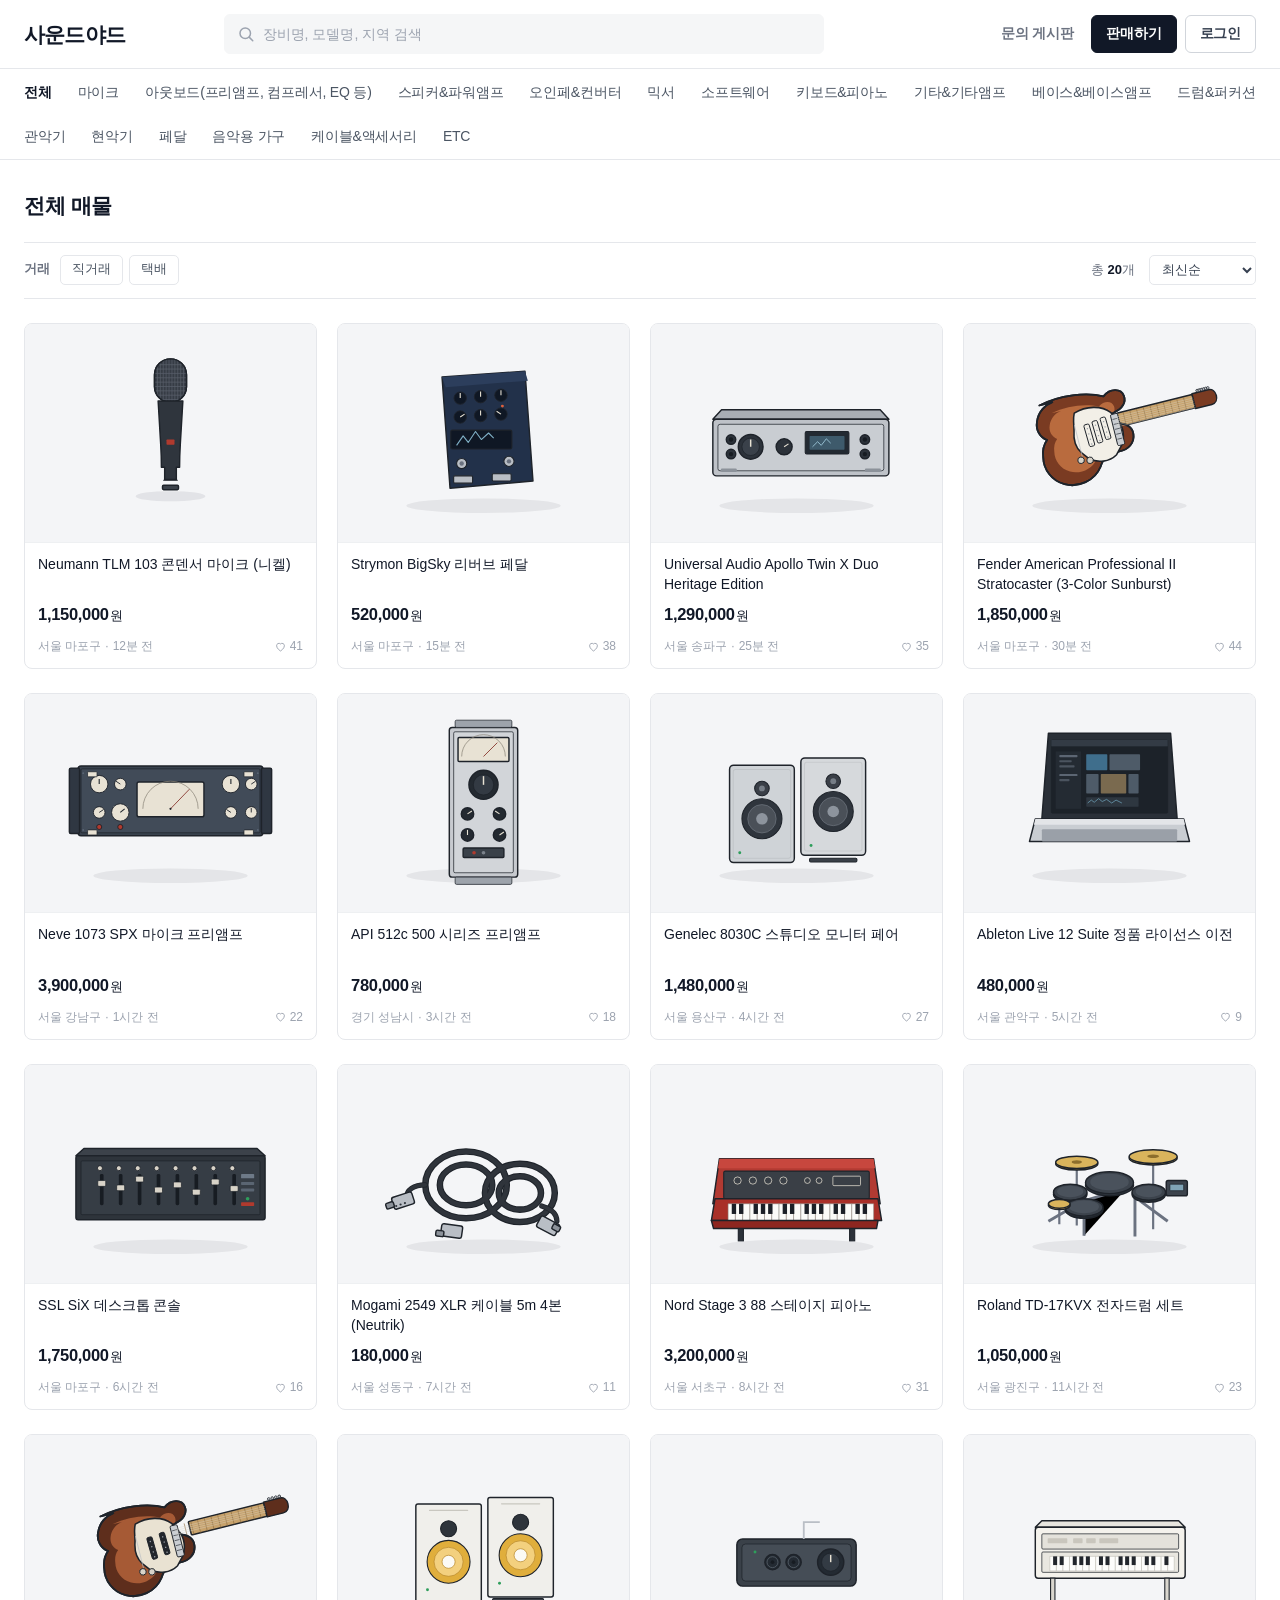
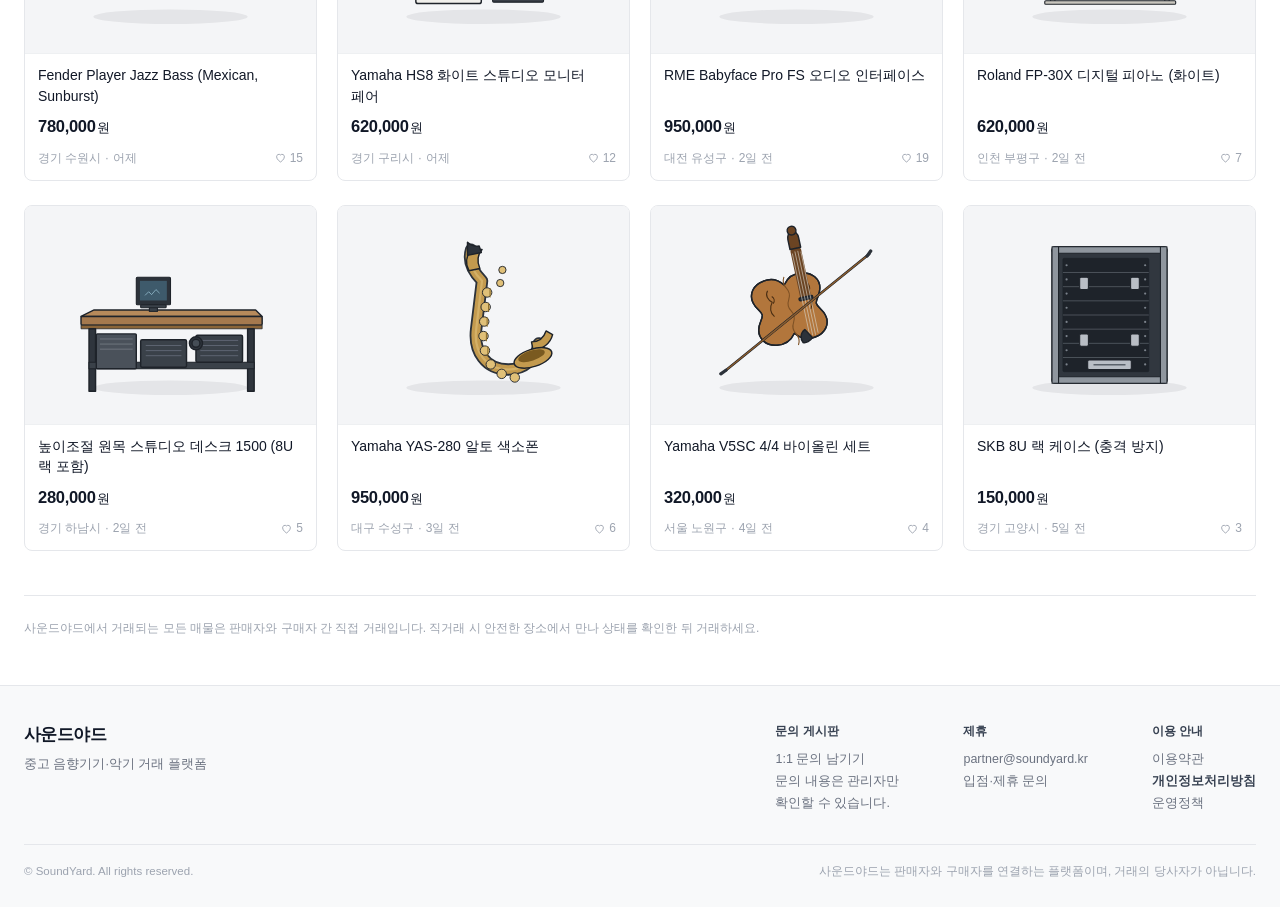
<file: index.html>
<!DOCTYPE html>
<html lang="ko">
<head>
<meta charset="utf-8">
<meta name="viewport" content="width=device-width, initial-scale=1">
<title>사운드야드 - 중고 음향기기·악기 거래</title>
<meta name="description" content="마이크, 아웃보드, 스피커, 오디오 인터페이스부터 기타, 드럼, 관현악기까지. 사운드야드에서 중고 음향기기와 악기를 거래하세요.">
<link rel="icon" href="assets/mic-tlm103.svg" type="image/svg+xml">
<link rel="stylesheet" href="styles.css?v=20261119-10">
</head>
<body>

<header class="site-header">
  <div class="header-inner">
    <a class="logo" href="./" aria-label="사운드야드 홈">사운드야드</a>

    <form class="search" id="search-form" role="search">
      <svg class="search-icon" width="18" height="18" viewBox="0 0 24 24" fill="none" aria-hidden="true">
        <circle cx="11" cy="11" r="7" stroke="#9CA3AF" stroke-width="2"/>
        <path d="M16.5 16.5L21 21" stroke="#9CA3AF" stroke-width="2" stroke-linecap="round"/>
      </svg>
      <input type="search" id="search-input" placeholder="장비명, 모델명, 지역 검색" autocomplete="off" aria-label="장비명, 모델명, 지역 검색">
      <button type="button" class="search-clear" id="search-clear" aria-label="검색어 지우기" hidden>
        <svg width="14" height="14" viewBox="0 0 24 24" aria-hidden="true"><path d="M6 6l12 12M18 6L6 18" stroke="#6B7280" stroke-width="2" stroke-linecap="round"/></svg>
      </button>
    </form>

    <div class="header-actions">
      <button type="button" class="header-link" id="inquiry-btn">문의 게시판</button>
      <button type="button" class="btn btn-primary" id="sell-btn">판매하기</button>
      <button type="button" class="btn btn-outline" id="auth-btn">로그인</button>
      <button type="button" class="user-menu" id="user-menu" hidden aria-haspopup="dialog" aria-controls="mypage-modal">
        <span class="user-avatar" id="user-avatar" aria-hidden="true"></span>
        <span class="user-name" id="user-name"></span>
        <svg class="user-chevron" viewBox="0 0 24 24" fill="none" aria-hidden="true"><path d="M6 9.5l6 6 6-6" stroke="currentColor" stroke-width="2" stroke-linecap="round" stroke-linejoin="round"/></svg>
      </button>
    </div>
  </div>
</header>

<nav class="category-nav" aria-label="카테고리">
  <div class="category-scroll" id="category-nav"></div>
</nav>

<main class="container">
  <div class="list-head">
    <h1 id="list-title">전체 매물</h1>
  </div>

  <section class="filter-bar" aria-label="매물 필터">
    <div class="filter-group">
      <span class="filter-label">거래</span>
      <div class="chips" id="trade-filters">
        <button type="button" class="chip" data-filter="trade" data-value="직거래" aria-pressed="false">직거래</button>
        <button type="button" class="chip" data-filter="trade" data-value="택배" aria-pressed="false">택배</button>
      </div>
    </div>
    <div class="filter-right">
      <span class="result-count" id="result-count">총 0개</span>
      <button type="button" class="reset-btn" id="reset-filters" hidden>필터 초기화</button>
      <label class="sort-wrap">
        <span class="sr-only">정렬</span>
        <select id="sort-select">
          <option value="latest">최신순</option>
          <option value="price-asc">낮은 가격순</option>
          <option value="price-desc">높은 가격순</option>
        </select>
      </label>
    </div>
  </section>

  <section class="listing-grid" id="listing-grid" aria-label="매물 목록"></section>

  <div class="empty-state" id="empty-state" hidden>
    <svg width="44" height="44" viewBox="0 0 24 24" fill="none" aria-hidden="true">
      <circle cx="11" cy="11" r="7" stroke="#C4C9D0" stroke-width="1.6"/>
      <path d="M16.5 16.5L21 21" stroke="#C4C9D0" stroke-width="1.6" stroke-linecap="round"/>
      <path d="M8.5 11h5" stroke="#C4C9D0" stroke-width="1.6" stroke-linecap="round"/>
    </svg>
    <p class="empty-title">조건에 맞는 매물이 없습니다</p>
    <p class="empty-desc">검색어나 필터를 바꿔서 다시 찾아보세요.</p>
    <button type="button" class="btn btn-outline" id="empty-reset">필터 초기화</button>
  </div>

  <div class="list-foot">
    <p>사운드야드에서 거래되는 모든 매물은 판매자와 구매자 간 직접 거래입니다. 직거래 시 안전한 장소에서 만나 상태를 확인한 뒤 거래하세요.</p>
  </div>
</main>

<footer class="site-footer">
  <div class="footer-inner">
    <div class="footer-main">
      <div class="footer-brand">
        <span class="footer-logo">사운드야드</span>
        <p>중고 음향기기·악기 거래 플랫폼</p>
      </div>
      <div class="footer-cols">
        <div class="footer-col">
          <h3>문의 게시판</h3>
          <p><a href="#" id="footer-inquiry">1:1 문의 남기기</a></p>
          <p>문의 내용은 관리자만<br>확인할 수 있습니다.</p>
        </div>
        <div class="footer-col">
          <h3>제휴</h3>
          <p>partner@soundyard.kr</p>
          <p>입점·제휴 문의</p>
        </div>
        <div class="footer-col">
          <h3>이용 안내</h3>
          <p><a href="#" data-noop>이용약관</a></p>
          <p><a href="#" class="footer-strong" data-noop>개인정보처리방침</a></p>
          <p><a href="#" data-noop>운영정책</a></p>
        </div>
      </div>
    </div>
    <div class="footer-bottom">
      <p>© SoundYard. All rights reserved.</p>
      <p>사운드야드는 판매자와 구매자를 연결하는 플랫폼이며, 거래의 당사자가 아닙니다.</p>
    </div>
  </div>
</footer>

<!-- 매물 상세 -->
<div class="modal" id="detail-modal" role="dialog" aria-modal="true" aria-labelledby="detail-title" aria-hidden="true">
  <div class="modal-backdrop" data-close></div>
  <div class="modal-panel detail-panel" role="document">
    <button type="button" class="modal-close" data-close aria-label="닫기">
      <svg width="18" height="18" viewBox="0 0 24 24" aria-hidden="true"><path d="M6 6l12 12M18 6L6 18" stroke="#111827" stroke-width="2" stroke-linecap="round"/></svg>
    </button>
    <div id="detail-content"></div>
  </div>
</div>

<!-- 로그인 (카카오 전용) -->
<div class="modal" id="auth-modal" role="dialog" aria-modal="true" aria-labelledby="auth-title" aria-hidden="true">
  <div class="modal-backdrop" data-close></div>
  <div class="modal-panel auth-panel" role="document">
    <button type="button" class="modal-close" data-close aria-label="닫기">
      <svg width="18" height="18" viewBox="0 0 24 24" aria-hidden="true"><path d="M6 6l12 12M18 6L6 18" stroke="#111827" stroke-width="2" stroke-linecap="round"/></svg>
    </button>

    <h2 class="auth-title" id="auth-title">사운드야드</h2>

    <div class="social-buttons">
      <button type="button" class="social-btn social-kakao" id="kakao-login" data-provider="카카오">
        <svg width="18" height="18" viewBox="0 0 18 18" aria-hidden="true">
          <path fill="#191919" d="M9 2C4.9 2 1.6 4.6 1.6 7.8c0 2 1.3 3.8 3.3 4.9l-.8 2.8c-.1.4.3.7.7.5l3.2-2c.3 0 .6.1 1 .1 4.1 0 7.4-2.6 7.4-5.8S13.1 2 9 2z"/>
        </svg>
        <span>카카오로 시작하기</span>
      </button>
    </div>
    <p class="auth-kakao-note" id="kakao-mode-note" hidden></p>
    <p class="field-error" id="kakao-error" hidden></p>

    <div class="auth-alt">
      <button type="button" class="auth-admin-btn" id="admin-login">관리자 테스트 로그인</button>
      <p class="auth-admin-note">테스트용 계정 · 판매글 작성/삭제, 문의 열람</p>
    </div>
  </div>
</div>

<!-- 마이페이지 -->
<div class="modal" id="mypage-modal" role="dialog" aria-modal="true" aria-labelledby="mypage-title" aria-hidden="true">
  <div class="modal-backdrop" data-close></div>
  <div class="modal-panel mypage-panel" role="document">
    <div class="modal-head">
      <h2 id="mypage-title">마이페이지</h2>
      <button type="button" class="modal-close modal-close-inline" data-close aria-label="닫기">
        <svg width="18" height="18" viewBox="0 0 24 24" aria-hidden="true"><path d="M6 6l12 12M18 6L6 18" stroke="#111827" stroke-width="2" stroke-linecap="round"/></svg>
      </button>
    </div>

    <div class="mypage-profile" id="mypage-profile">
      <span class="mypage-avatar" id="mypage-avatar" aria-hidden="true"></span>
      <div class="mypage-identity">
        <p class="mypage-name"><span id="mypage-name"></span><span class="role-badge" id="mypage-role">카카오 회원</span></p>
        <p class="mypage-sub" id="mypage-sub"></p>
      </div>
      <button type="button" class="btn btn-outline btn-sm" id="mypage-logout">로그아웃</button>
    </div>

    <div class="mypage-tabs" role="tablist" aria-label="마이페이지 목록">
      <button type="button" class="mypage-tab is-active" id="tab-wish" role="tab" aria-selected="true" aria-controls="mypage-panel-wish" data-tab="wish">
        찜한 매물<span class="tab-count" id="wish-count">0</span>
      </button>
      <button type="button" class="mypage-tab" id="tab-posts" role="tab" aria-selected="false" aria-controls="mypage-panel-posts" data-tab="posts">
        내가 올린 글<span class="tab-count" id="posts-count">0</span>
      </button>
      <button type="button" class="mypage-tab" id="tab-chats" role="tab" aria-selected="false" aria-controls="mypage-panel-chats" data-tab="chats">
        채팅중인 매물<span class="tab-count" id="chats-count">0</span>
      </button>
    </div>

    <div class="mypage-panel-body" id="mypage-panel-wish" role="tabpanel" aria-labelledby="tab-wish">
      <ul class="mypage-list" id="wish-list"></ul>
    </div>
    <div class="mypage-panel-body" id="mypage-panel-posts" role="tabpanel" aria-labelledby="tab-posts" hidden>
      <ul class="mypage-list" id="posts-list"></ul>
    </div>
    <div class="mypage-panel-body" id="mypage-panel-chats" role="tabpanel" aria-labelledby="tab-chats" hidden>
      <ul class="mypage-list mypage-chat-list" id="chat-list"></ul>
    </div>
  </div>
</div>

<!-- 1:1 채팅 -->
<div class="modal" id="chat-modal" role="dialog" aria-modal="true" aria-labelledby="chat-peer-name" aria-hidden="true">
  <div class="modal-backdrop" data-close></div>
  <div class="modal-panel chat-panel" role="document">
    <div class="chat-head">
      <button type="button" class="chat-back" id="chat-back" aria-label="채팅 목록으로 돌아가기">
        <svg width="18" height="18" viewBox="0 0 24 24" fill="none" aria-hidden="true"><path d="M15 5l-7 7 7 7" stroke="#111827" stroke-width="2" stroke-linecap="round" stroke-linejoin="round"/></svg>
      </button>
      <button type="button" class="chat-listing" id="chat-listing" aria-label="매물 상세 보기">
        <img id="chat-listing-thumb" alt="" loading="lazy">
        <span class="chat-listing-body">
          <span class="chat-listing-title" id="chat-listing-title"></span>
          <span class="chat-listing-price" id="chat-listing-price"></span>
        </span>
        <span class="chat-listing-link">매물 보기</span>
      </button>
      <button type="button" class="modal-close modal-close-inline" data-close aria-label="닫기">
        <svg width="18" height="18" viewBox="0 0 24 24" aria-hidden="true"><path d="M6 6l12 12M18 6L6 18" stroke="#111827" stroke-width="2" stroke-linecap="round"/></svg>
      </button>
    </div>
    <div class="chat-peer-line">
      <span class="chat-peer-name" id="chat-peer-name"></span>
      <span class="chat-peer-role" id="chat-peer-role"></span>
    </div>
    <div class="chat-log" id="chat-log" aria-live="polite"></div>
    <form class="chat-compose" id="chat-form">
      <input type="text" class="chat-input" id="chat-input" placeholder="메시지를 입력하세요" autocomplete="off" maxlength="500" aria-label="메시지">
      <button type="submit" class="chat-send" id="chat-send">전송</button>
    </form>
  </div>
</div>

<!-- 판매하기 -->
<div class="modal" id="sell-modal" role="dialog" aria-modal="true" aria-labelledby="sell-dialog-title" aria-hidden="true">
  <div class="modal-backdrop" data-close></div>
  <div class="modal-panel sell-panel" role="document">
    <div class="modal-head">
      <h2 id="sell-dialog-title">판매하기</h2>
      <button type="button" class="modal-close modal-close-inline" data-close aria-label="닫기">
        <svg width="18" height="18" viewBox="0 0 24 24" aria-hidden="true"><path d="M6 6l12 12M18 6L6 18" stroke="#111827" stroke-width="2" stroke-linecap="round"/></svg>
      </button>
    </div>

    <form id="sell-form" class="sell-form" novalidate>
      <div class="field">
        <label for="sell-category">카테고리</label>
        <select id="sell-category" name="category" required>
          <option value="">카테고리 선택</option>
        </select>
      </div>
      <div class="field">
        <label for="sell-title">품명</label>
        <input type="text" id="sell-title" name="title" placeholder="예: Neumann TLM 103 콘덴서 마이크" maxlength="60" required>
      </div>
      <div class="field">
        <label for="sell-price">가격</label>
        <div class="price-input">
          <input type="text" id="sell-price" name="price" inputmode="numeric" placeholder="0" autocomplete="off" required>
          <span>원</span>
        </div>
      </div>
      <div class="field">
        <label for="sell-contact">연락처</label>
        <input type="text" id="sell-contact" name="contact" inputmode="tel" placeholder="예: 010-1234-5678 또는 카카오톡 ID" maxlength="40" autocomplete="tel" required>
      </div>
      <div class="field">
        <label for="sell-description">상세정보</label>
        <textarea id="sell-description" name="description" rows="4" maxlength="2000" placeholder="거래 방식(직거래/택배), 지역, 특이사항 등을 자유롭게 적어 주세요."></textarea>
      </div>
      <div class="field">
        <span class="field-label">사진</span>
        <input type="file" id="sell-photo" accept="image/*" class="sr-only">
        <label for="sell-photo" class="photo-drop" id="photo-drop">
          <svg width="22" height="22" viewBox="0 0 24 24" fill="none" aria-hidden="true">
            <rect x="3" y="4" width="18" height="16" rx="2" stroke="#6B7280" stroke-width="1.7"/>
            <circle cx="9" cy="10" r="1.6" fill="#6B7280"/>
            <path d="M4 17l4.5-4.5 3 3L15 12l5 5" stroke="#6B7280" stroke-width="1.7" stroke-linecap="round" stroke-linejoin="round"/>
          </svg>
          <span>사진 선택 · 자동 WebP 압축</span>
        </label>
        <div class="photo-preview" id="photo-preview" hidden>
          <img id="photo-preview-img" alt="첨부한 사진 미리보기">
          <button type="button" class="photo-remove" id="photo-remove">사진 삭제</button>
        </div>
        <p class="photo-status" id="photo-status" hidden></p>
      </div>
      <p class="field-error" id="sell-error" hidden></p>
      <div class="sell-submit">
        <button type="submit" class="btn btn-primary btn-block" id="sell-submit">등록하기</button>
      </div>
      <p class="field-hint sell-note">사진은 브라우저에서 긴 변 1200px·WebP(품질 0.8)로 압축해 저장합니다. 등록한 매물은 이 브라우저에 보관됩니다.</p>
    </form>
  </div>
</div>

<!-- 문의 게시판 -->
<div class="modal" id="inquiry-modal" role="dialog" aria-modal="true" aria-labelledby="inquiry-dialog-title" aria-hidden="true">
  <div class="modal-backdrop" data-close></div>
  <div class="modal-panel inquiry-panel" role="document">
    <div class="modal-head">
      <h2 id="inquiry-dialog-title">문의 게시판</h2>
      <button type="button" class="modal-close modal-close-inline" data-close aria-label="닫기">
        <svg width="18" height="18" viewBox="0 0 24 24" aria-hidden="true"><path d="M6 6l12 12M18 6L6 18" stroke="#111827" stroke-width="2" stroke-linecap="round"/></svg>
      </button>
    </div>

    <div class="admin-bar" id="admin-bar">
      <span class="admin-state" id="admin-state">일반 이용자 · 문의 내용은 비공개</span>
      <button type="button" class="btn btn-outline btn-sm" id="admin-toggle">관리자 확인</button>
    </div>

    <form class="admin-form" id="admin-form" hidden>
      <input type="password" id="admin-password" placeholder="관리자 비밀번호 (시안: admin1234)" autocomplete="current-password" aria-label="관리자 비밀번호">
      <button type="submit" class="btn btn-primary btn-sm">확인</button>
      <button type="button" class="btn btn-outline btn-sm" id="admin-cancel">취소</button>
    </form>
    <p class="field-error" id="admin-error" hidden></p>

    <button type="button" class="btn btn-primary btn-block inquiry-write-btn" id="inquiry-write-toggle">문의 작성</button>

    <form id="inquiry-form" class="inquiry-form" hidden novalidate>
      <div class="field">
        <label for="inquiry-title">제목</label>
        <input type="text" id="inquiry-title" maxlength="60" placeholder="문의 제목" required>
      </div>
      <div class="field">
        <label for="inquiry-contact">작성자 / 연락처</label>
        <input type="text" id="inquiry-contact" maxlength="40" placeholder="예: 홍길동, 010-1234-5678" required>
      </div>
      <div class="field">
        <label for="inquiry-body">내용</label>
        <textarea id="inquiry-body" rows="4" maxlength="1000" placeholder="문의 내용을 적어 주세요." required></textarea>
      </div>
      <p class="field-error" id="inquiry-error" hidden></p>
      <div class="inquiry-form-actions">
        <button type="button" class="btn btn-outline" id="inquiry-cancel">취소</button>
        <button type="submit" class="btn btn-primary">등록</button>
      </div>
    </form>

    <ul class="inquiry-list" id="inquiry-list"></ul>
  </div>
</div>

<div class="toast" id="toast" role="status" aria-live="polite"></div>

<script src="https://t1.kakaocdn.net/kakao_js_sdk/2.7.2/kakao.min.js"></script>
<script src="app.js?v=20261119-10"></script>
</body>
</html>
</file>
<file: styles.css>
/* ==========================================================================
   SoundYard — 중고 음향기기·악기 거래
   ========================================================================== */

:root {
  --bg: #ffffff;
  --bg-soft: #f8f9fa;
  --bg-soft-2: #f3f4f6;
  --line: #e5e7eb;
  --line-strong: #d1d5db;
  --ink: #111827;
  --ink-2: #374151;
  --muted: #6b7280;
  --muted-2: #9ca3af;
  --danger: #b42318;
  --radius: 8px;
}

* { box-sizing: border-box; }

html { -webkit-text-size-adjust: 100%; }

body {
  margin: 0;
  background: var(--bg);
  color: var(--ink);
  font-family: "Pretendard", -apple-system, BlinkMacSystemFont, "Apple SD Gothic Neo",
    "Malgun Gothic", "맑은 고딕", "Noto Sans KR", "Segoe UI", sans-serif;
  font-size: 15px;
  line-height: 1.5;
  -webkit-font-smoothing: antialiased;
}

h1, h2, h3, p, dl, dd { margin: 0; }
button, input, select, textarea { font: inherit; color: inherit; }
button { cursor: pointer; background: none; border: 0; padding: 0; }
a { color: inherit; text-decoration: none; }
img { max-width: 100%; display: block; }
[hidden] { display: none !important; }

::selection { background: #111827; color: #fff; }

.sr-only {
  position: absolute; width: 1px; height: 1px; padding: 0; margin: -1px;
  overflow: hidden; clip: rect(0 0 0 0); white-space: nowrap; border: 0;
}

/* ------------------------------------------------------------------ header */

.site-header {
  position: sticky;
  top: 0;
  z-index: 60;
  background: #fff;
  border-bottom: 1px solid var(--line);
}

.header-inner {
  max-width: 1280px;
  margin: 0 auto;
  padding: 0 24px;
  height: 68px;
  display: flex;
  align-items: center;
  gap: 30px;
}

.logo {
  flex: none;
  font-size: 21px;
  font-weight: 800;
  letter-spacing: -0.8px;
  color: var(--ink);
  line-height: 1;
}

.search {
  position: relative;
  display: flex;
  align-items: center;
  flex: 1;
  max-width: 600px;
  height: 40px;
  margin: 0 auto;
  background: #f5f6f7;
  border: 1px solid #f5f6f7;
  border-radius: 6px;
  transition: background-color 0.12s ease, border-color 0.12s ease;
}

.search:focus-within {
  background: #fff;
  border-color: var(--ink);
}

.search-icon {
  position: absolute;
  left: 12px;
  pointer-events: none;
}

.search input {
  width: 100%;
  height: 100%;
  border: 0;
  background: none;
  outline: none;
  padding: 0 38px;
  font-size: 14px;
  color: var(--ink);
}

.search input::placeholder { color: #9ca3af; }
.search input::-webkit-search-cancel-button { -webkit-appearance: none; }

.search-clear {
  position: absolute;
  right: 6px;
  width: 28px;
  height: 28px;
  display: grid;
  place-items: center;
  border-radius: 50%;
}

.search-clear:hover { background: #e9ebee; }

.header-actions {
  flex: none;
  display: flex;
  align-items: center;
  gap: 8px;
  margin-left: auto;
}

.header-link {
  height: 38px;
  padding: 0 10px;
  border-radius: 6px;
  font-size: 13.5px;
  font-weight: 600;
  letter-spacing: -0.2px;
  color: var(--muted);
  white-space: nowrap;
}

.header-link:hover { color: var(--ink); background: var(--bg-soft); }

.btn {
  display: inline-flex;
  align-items: center;
  justify-content: center;
  gap: 6px;
  height: 38px;
  padding: 0 14px;
  border-radius: 6px;
  border: 1px solid transparent;
  font-size: 13.5px;
  font-weight: 600;
  letter-spacing: -0.2px;
  white-space: nowrap;
  transition: background-color 0.12s ease, border-color 0.12s ease, color 0.12s ease;
}

.btn-primary { background: var(--ink); border-color: var(--ink); color: #fff; }
.btn-primary:hover { background: #000; border-color: #000; }

.btn-outline { background: #fff; border-color: var(--line-strong); color: var(--ink-2); }
.btn-outline:hover { background: var(--bg-soft); border-color: #9ca3af; }

.btn-block { width: 100%; height: 44px; font-size: 14px; }

.btn-sm { height: 32px; padding: 0 10px; font-size: 12.5px; }

.user-menu {
  display: flex;
  align-items: center;
  gap: 8px;
  height: 36px;
  padding: 0 9px 0 4px;
  border: 1px solid transparent;
  border-radius: 999px;
  transition: background-color 0.12s ease, border-color 0.12s ease;
}

.user-menu:hover { background: var(--bg-soft); border-color: var(--line); }
.user-menu:focus-visible { outline: 2px solid var(--ink); outline-offset: 2px; }

.user-chevron {
  width: 14px;
  height: 14px;
  flex: none;
  color: var(--muted-2);
}

.user-avatar {
  width: 28px;
  height: 28px;
  border-radius: 50%;
  background: var(--ink);
  color: #fff;
  display: grid;
  place-items: center;
  font-size: 12px;
  font-weight: 700;
  flex: none;
}

.user-name {
  font-size: 13.5px;
  font-weight: 600;
  max-width: 90px;
  overflow: hidden;
  text-overflow: ellipsis;
  white-space: nowrap;
}

.user-menu.is-admin .user-avatar { background: #1c6b36; }
.user-menu.is-admin .user-name { color: #1c6b36; }

.link-btn {
  font-size: 12.5px;
  color: var(--muted);
  padding: 4px 2px;
}

.link-btn:hover { color: var(--ink); text-decoration: underline; }

/* -------------------------------------------------------------- categories */

.category-nav {
  background: #fff;
  border-bottom: 1px solid var(--line);
}

.category-scroll {
  max-width: 1280px;
  margin: 0 auto;
  padding: 0 24px;
  display: flex;
  gap: 26px;
  height: 50px;
  overflow-x: auto;
  scrollbar-width: none;
  -ms-overflow-style: none;
}

.category-scroll::-webkit-scrollbar { display: none; }

.cat-btn {
  position: relative;
  flex: none;
  height: 50px;
  font-size: 14px;
  color: #4b5563;
  white-space: nowrap;
  letter-spacing: -0.2px;
}

.cat-btn:hover { color: var(--ink); }

.cat-btn.is-active {
  color: var(--ink);
  font-weight: 700;
}

/* ------------------------------------------------------------------ layout */

.container {
  max-width: 1280px;
  margin: 0 auto;
  padding: 0 24px;
}

.list-head { padding: 30px 0 20px; }

.list-head h1 {
  font-size: 21px;
  font-weight: 700;
  letter-spacing: -0.4px;
}

.list-sub {
  margin-top: 6px;
  font-size: 13px;
  color: var(--muted);
}

/* ------------------------------------------------------------------ filters */

.filter-bar {
  display: flex;
  align-items: center;
  flex-wrap: wrap;
  gap: 24px;
  padding: 12px 0 13px;
  border-top: 1px solid var(--line);
  border-bottom: 1px solid var(--line);
}

.filter-group {
  display: flex;
  align-items: center;
  gap: 10px;
}

.filter-label {
  font-size: 12.5px;
  font-weight: 600;
  color: var(--muted);
}

.chips { display: flex; gap: 6px; }

.chip {
  height: 30px;
  padding: 0 11px;
  border: 1px solid var(--line);
  border-radius: 5px;
  background: #fff;
  font-size: 12.5px;
  color: #4b5563;
  transition: border-color 0.1s ease, background-color 0.1s ease;
}

.chip:hover { border-color: #c7ccd3; background: #fafafa; }

.chip[aria-pressed="true"] {
  background: var(--ink);
  border-color: var(--ink);
  color: #fff;
  font-weight: 600;
}

.filter-right {
  margin-left: auto;
  display: flex;
  align-items: center;
  gap: 14px;
}

.result-count { font-size: 13px; color: var(--muted); white-space: nowrap; }
.result-count strong { color: var(--ink); font-weight: 700; }

.reset-btn {
  font-size: 12.5px;
  color: var(--muted);
  text-decoration: underline;
  text-underline-offset: 2px;
}

.reset-btn:hover { color: var(--ink); }

.sort-wrap select {
  height: 30px;
  padding: 0 8px;
  border: 1px solid var(--line);
  border-radius: 5px;
  background: #fff;
  font-size: 12.5px;
  color: var(--ink-2);
  cursor: pointer;
}

/* --------------------------------------------------------------------- grid */

.listing-grid {
  display: grid;
  grid-template-columns: repeat(4, minmax(0, 1fr));
  gap: 24px 20px;
  padding: 24px 0 44px;
}

.listing-card {
  display: flex;
  flex-direction: column;
  text-align: left;
  border: 1px solid var(--line);
  border-radius: var(--radius);
  background: #fff;
  overflow: hidden;
  transition: border-color 0.12s ease;
}

.listing-card:hover { border-color: #c3c9d1; }
.listing-card:focus-visible { outline: 2px solid var(--ink); outline-offset: 2px; }

.listing-card.is-new { outline: 2px solid var(--ink); outline-offset: 2px; }

.card-thumb {
  position: relative;
  aspect-ratio: 4 / 3;
  background: var(--bg-soft-2);
  border-bottom: 1px solid #eef0f2;
}

.card-thumb img {
  width: 100%;
  height: 100%;
  object-fit: cover;
}

.card-body {
  padding: 11px 13px 13px;
  display: flex;
  flex-direction: column;
  flex: 1;
}

.card-title {
  font-size: 14px;
  font-weight: 500;
  line-height: 1.45;
  color: var(--ink);
  min-height: 40.5px;
  display: -webkit-box;
  -webkit-line-clamp: 2;
  -webkit-box-orient: vertical;
  overflow: hidden;
  word-break: keep-all;
}

.card-price {
  margin-top: 8px;
  font-size: 16.5px;
  font-weight: 700;
  letter-spacing: -0.3px;
}

.card-price .won { font-size: 13px; font-weight: 500; margin-left: 1px; }

.card-foot {
  display: flex;
  align-items: center;
  justify-content: space-between;
  gap: 8px;
  margin-top: auto;
  padding-top: 10px;
  font-size: 12px;
  color: var(--muted-2);
}

.card-foot .region-time {
  display: flex;
  gap: 4px;
  flex: 1 1 auto;
  min-width: 0;
  overflow: hidden;
}

.card-foot .region {
  flex: 0 1 auto;
  min-width: 0;
  overflow: hidden;
  text-overflow: ellipsis;
  white-space: nowrap;
}

.card-foot .region-time > span:last-child {
  flex: none;
  white-space: nowrap;
}

.card-foot .dot { flex: none; }

.card-likes {
  flex: none;
  display: inline-flex;
  align-items: center;
  gap: 3px;
}

.card-likes svg { width: 13px; height: 13px; }

/* --------------------------------------------------------------- empty state */

.empty-state {
  padding: 84px 0 96px;
  text-align: center;
  color: var(--muted);
}

.empty-state svg { margin: 0 auto 16px; display: block; }

.empty-title {
  font-size: 15px;
  font-weight: 600;
  color: var(--ink-2);
}

.empty-desc {
  margin-top: 6px;
  font-size: 13px;
  color: var(--muted);
}

.empty-state .btn { margin-top: 18px; }

.list-foot {
  border-top: 1px solid var(--line);
  padding: 22px 0 46px;
}

.list-foot p {
  font-size: 12px;
  line-height: 1.7;
  color: var(--muted-2);
  max-width: 760px;
}

/* ------------------------------------------------------------------- footer */

.site-footer {
  border-top: 1px solid var(--line);
  background: var(--bg-soft);
}

.footer-inner {
  max-width: 1280px;
  margin: 0 auto;
  padding: 36px 24px 26px;
}

.footer-main {
  display: flex;
  justify-content: space-between;
  gap: 48px;
  flex-wrap: wrap;
}

.footer-brand p {
  margin-top: 8px;
  font-size: 12.5px;
  color: var(--muted);
}

.footer-logo {
  font-size: 17px;
  font-weight: 800;
  letter-spacing: -0.6px;
}

.footer-cols {
  display: flex;
  gap: 64px;
  flex-wrap: wrap;
}

.footer-col h3 {
  font-size: 12px;
  font-weight: 700;
  color: var(--ink-2);
  margin-bottom: 9px;
}

.footer-col p {
  font-size: 12.5px;
  line-height: 1.75;
  color: var(--muted);
}

.footer-tel {
  font-size: 15px !important;
  font-weight: 700;
  color: var(--ink) !important;
  margin-bottom: 3px;
}

.footer-col a:hover { text-decoration: underline; }

.footer-strong { font-weight: 700; color: var(--ink-2); }

.footer-bottom {
  margin-top: 30px;
  padding-top: 18px;
  border-top: 1px solid var(--line);
  display: flex;
  justify-content: space-between;
  gap: 16px;
  flex-wrap: wrap;
  font-size: 11.5px;
  color: var(--muted-2);
}

/* ------------------------------------------------------------------- modals */

.modal { position: fixed; inset: 0; z-index: 100; display: none; }

.modal.is-open {
  display: flex;
  align-items: center;
  justify-content: center;
  padding: 24px;
}

.modal-backdrop {
  position: absolute;
  inset: 0;
  background: rgba(17, 24, 39, 0.5);
}

.modal-panel {
  position: relative;
  width: 100%;
  background: #fff;
  border-radius: 10px;
  box-shadow: 0 24px 60px rgba(17, 24, 39, 0.22);
  max-height: calc(100vh - 48px);
  overflow: auto;
  overscroll-behavior: contain;
}

.modal-close {
  position: absolute;
  top: 14px;
  right: 14px;
  z-index: 5;
  width: 32px;
  height: 32px;
  display: grid;
  place-items: center;
  background: #fff;
  border: 1px solid var(--line);
  border-radius: 50%;
}

.modal-close:hover { background: var(--bg-soft-2); }

/* ------------------------------------------------------------- detail modal */

.detail-panel { max-width: 980px; }

#detail-content {
  position: relative;
  display: grid;
  grid-template-columns: 1fr 1fr;
  grid-template-areas:
    "media body"
    "desc body"
    "seller body";
  grid-template-rows: auto auto 1fr;
  align-items: start;
}

#detail-content::before {
  content: "";
  position: absolute;
  left: 50%;
  top: 0;
  bottom: 0;
  width: 1px;
  background: var(--line);
  pointer-events: none;
}

.detail-media {
  grid-area: media;
  padding: 26px 24px 18px;
}

.detail-seller {
  grid-area: seller;
  padding: 0 24px 24px;
}

.detail-seller .seller { margin-top: 0; }

.detail-desc {
  grid-area: desc;
  padding: 0 24px 20px;
}

.detail-desc h3 { margin-top: 0; }

.detail-media img {
  width: 100%;
  aspect-ratio: 4 / 3;
  object-fit: cover;
  border: 1px solid var(--line);
  border-radius: 6px;
  background: var(--bg-soft-2);
}

.detail-body { grid-area: body; padding: 28px 30px 26px; }

.detail-eyebrow {
  font-size: 12px;
  color: var(--muted);
  margin-bottom: 8px;
  padding-right: 24px;
}

.detail-eyebrow span { color: var(--muted-2); }

.detail-title {
  font-size: 20px;
  font-weight: 700;
  line-height: 1.4;
  letter-spacing: -0.4px;
  padding-right: 24px;
}

.detail-price {
  margin-top: 14px;
  font-size: 24px;
  font-weight: 800;
  letter-spacing: -0.6px;
}

.detail-price .won { font-size: 15px; font-weight: 500; margin-left: 2px; }

.detail-tags {
  display: flex;
  flex-wrap: wrap;
  gap: 6px;
  margin-top: 12px;
}

.detail-tag {
  height: 24px;
  padding: 0 8px;
  display: inline-flex;
  align-items: center;
  border: 1px solid var(--line);
  border-radius: 4px;
  background: var(--bg-soft);
  font-size: 11.5px;
  font-weight: 500;
  color: #4b5563;
}

.detail-desc h3,
.detail-section h3 {
  font-size: 13.5px;
  font-weight: 700;
  margin: 0 0 8px;
}

.detail-section h3 { margin-top: 22px; }

.detail-desc p {
  font-size: 13.5px;
  line-height: 1.75;
  color: var(--ink-2);
  white-space: pre-line;
  overflow-wrap: anywhere;
}

.detail-desc p.detail-desc-empty {
  color: var(--muted-2);
}

.seller {
  margin-top: 22px;
  display: flex;
  align-items: center;
  gap: 12px;
  padding: 14px 15px;
  border: 1px solid var(--line);
  border-radius: var(--radius);
  background: #fcfcfd;
}

.seller-avatar {
  width: 40px;
  height: 40px;
  flex: none;
  border-radius: 50%;
  background: var(--bg-soft-2);
  color: #4b5563;
  display: grid;
  place-items: center;
  font-size: 15px;
  font-weight: 700;
}

.seller-info { min-width: 0; }

.seller-name {
  font-size: 13.5px;
  font-weight: 700;
}

.seller-meta {
  margin-top: 3px;
  font-size: 12px;
  color: var(--muted);
}

.seller-stats {
  margin-left: auto;
  flex: none;
  text-align: right;
  font-size: 11.5px;
  line-height: 1.55;
  color: var(--muted);
}

.seller-stats b { color: var(--ink); }

.detail-contact {
  margin-top: 12px;
  font-size: 13px;
  color: var(--muted);
}

.detail-contact b {
  font-weight: 600;
  color: var(--ink);
}

.detail-stats {
  display: flex;
  gap: 12px;
  margin-top: 16px;
  font-size: 12px;
  color: var(--muted-2);
}

.detail-actions {
  display: flex;
  gap: 8px;
  margin-top: 20px;
}

.btn-wish {
  flex: none;
  min-width: 106px;
  height: 44px;
  border: 1px solid var(--line-strong);
  background: #fff;
  color: var(--ink-2);
}

.btn-wish:hover { background: var(--bg-soft); border-color: #9ca3af; }
.btn-wish.is-active { border-color: var(--ink); color: var(--ink); font-weight: 700; }
.btn-wish svg { width: 16px; height: 16px; }

.btn-chat {
  flex: 1;
  height: 44px;
  background: var(--ink);
  border-color: var(--ink);
  color: #fff;
}

.btn-chat:hover { background: #000; }

.detail-manage {
  display: flex;
  align-items: center;
  gap: 10px;
  margin-top: 10px;
}

.btn-delete {
  display: inline-flex;
  align-items: center;
  height: 34px;
  padding: 0 12px;
  border: 1px solid #f0c9c4;
  border-radius: 6px;
  background: #fff;
  color: var(--danger);
  font-size: 12.5px;
  font-weight: 600;
  transition: background-color 0.12s ease, border-color 0.12s ease;
}

.btn-delete:hover { background: #fdf3f2; border-color: #dfa39b; }

.detail-manage-note { font-size: 11.5px; color: var(--muted-2); }

.detail-chat-note {
  margin-top: 10px;
  font-size: 11.5px;
  line-height: 1.55;
  color: var(--muted);
  word-break: keep-all;
}

/* --------------------------------------------------------------- auth modal */

.auth-panel {
  max-width: 400px;
  padding: 32px 30px 28px;
}

.auth-title {
  text-align: center;
  font-size: 22px;
  font-weight: 800;
  letter-spacing: -0.5px;
  margin: 10px 0 24px;
}

.auth-sub {
  text-align: center;
  font-size: 13px;
  color: var(--muted);
  margin-bottom: 20px;
}

.form-notice {
  margin: 0 0 14px;
  padding: 9px 11px;
  border: 1px solid #f0e0b8;
  border-radius: 6px;
  background: #fff8e6;
  font-size: 12.5px;
  line-height: 1.5;
  color: #7a5a12;
}

.auth-tabs {
  display: flex;
  border-bottom: 1px solid var(--line);
  margin-bottom: 18px;
}

.auth-tab {
  flex: 1;
  height: 42px;
  margin-bottom: -1px;
  border-bottom: 2px solid transparent;
  font-size: 14px;
  color: var(--muted);
}

.auth-tab.is-active {
  color: var(--ink);
  font-weight: 700;
  border-bottom-color: var(--ink);
}

.field { margin-bottom: 13px; }

.field label,
.field-label {
  display: block;
  margin-bottom: 6px;
  font-size: 12.5px;
  font-weight: 600;
  color: var(--ink-2);
}

.field input,
.field select,
.field textarea {
  width: 100%;
  height: 42px;
  padding: 0 11px;
  border: 1px solid #d8dce1;
  border-radius: 6px;
  background: #fff;
  font-size: 14px;
  outline: none;
  transition: border-color 0.12s ease;
}

.field textarea {
  height: auto;
  padding: 10px 11px;
  line-height: 1.6;
  resize: vertical;
}

.field input:focus,
.field select:focus,
.field textarea:focus { border-color: var(--ink); }

.field input::placeholder,
.field textarea::placeholder { color: #adb2ba; }

.field-error {
  margin: -2px 0 10px;
  font-size: 12px;
  color: var(--danger);
}

.check {
  display: flex;
  align-items: flex-start;
  gap: 8px;
  font-size: 12.5px;
  line-height: 1.5;
  color: #4b5563;
  cursor: pointer;
}

.check input {
  width: 16px;
  height: 16px;
  margin: 1px 0 0;
  flex: none;
  accent-color: var(--ink);
}

.check-row { display: flex; gap: 18px; }

.auth-links {
  display: flex;
  justify-content: center;
  gap: 8px;
  margin-top: 12px;
  font-size: 12px;
  color: var(--muted);
}

.auth-links a:hover { text-decoration: underline; }

.auth-divider {
  display: flex;
  align-items: center;
  gap: 12px;
  margin: 20px 0 14px;
  font-size: 12px;
  color: var(--muted-2);
}

.auth-divider::before,
.auth-divider::after {
  content: "";
  flex: 1;
  height: 1px;
  background: var(--line);
}

.social-btn {
  width: 100%;
  height: 44px;
  display: flex;
  align-items: center;
  justify-content: center;
  gap: 8px;
  margin-bottom: 8px;
  border-radius: 6px;
  font-size: 13.5px;
  font-weight: 600;
}

.social-google {
  background: #fff;
  border: 1px solid var(--line-strong);
  color: var(--ink-2);
}

.social-google:hover { background: var(--bg-soft); }

.social-kakao {
  background: #fee500;
  border: 1px solid #fee500;
  color: #191919;
}

.social-kakao:hover { background: #f6dd00; border-color: #f6dd00; }

.auth-demo {
  margin-top: 14px;
  text-align: center;
  font-size: 11.5px;
  line-height: 1.5;
  color: var(--muted-2);
}

.auth-alt {
  margin-top: 18px;
  padding-top: 16px;
  border-top: 1px solid var(--line);
  text-align: center;
}

.auth-admin-btn {
  padding: 4px 6px;
  font-size: 12.5px;
  font-weight: 600;
  color: var(--muted);
  text-decoration: underline;
  text-underline-offset: 3px;
  text-decoration-color: var(--line-strong);
}

.auth-admin-btn:hover { color: var(--ink-2); text-decoration-color: var(--muted-2); }

.auth-admin-note {
  margin-top: 6px;
  font-size: 11.5px;
  line-height: 1.5;
  color: var(--muted-2);
  word-break: keep-all;
}

.auth-kakao-note {
  margin: 10px 0 0;
  font-size: 11.5px;
  line-height: 1.5;
  color: var(--muted-2);
  text-align: center;
  word-break: keep-all;
}

.auth-kakao-note[data-tone="warn"] { color: #8a5a00; }

/* --------------------------------------------------------------- mypage */

.modal.is-stacked { z-index: 110; }

.mypage-panel {
  max-width: 560px;
  padding: 0 28px 24px;
}

.mypage-profile {
  display: flex;
  align-items: center;
  gap: 14px;
  padding: 2px 0 18px;
}

.mypage-avatar {
  width: 52px;
  height: 52px;
  flex: none;
  display: grid;
  place-items: center;
  border-radius: 50%;
  background: var(--ink);
  color: #fff;
  font-size: 19px;
  font-weight: 700;
}

.mypage-profile.is-admin .mypage-avatar { background: #1c6b36; }

.mypage-identity {
  flex: 1;
  min-width: 0;
}

.mypage-name {
  display: flex;
  align-items: center;
  gap: 8px;
  font-size: 17px;
  font-weight: 700;
  letter-spacing: -0.3px;
}

.mypage-name > span:first-child {
  overflow: hidden;
  text-overflow: ellipsis;
  white-space: nowrap;
}

.role-badge {
  flex: none;
  display: inline-flex;
  align-items: center;
  height: 20px;
  padding: 0 7px;
  border-radius: 999px;
  background: #fef3c7;
  color: #8a5a00;
  font-size: 11px;
  font-weight: 700;
  letter-spacing: -0.1px;
}

.role-badge.is-admin { background: #e7f5ec; color: #1c6b36; }

.mypage-sub {
  margin-top: 3px;
  font-size: 12px;
  color: var(--muted);
  overflow: hidden;
  text-overflow: ellipsis;
  white-space: nowrap;
}

.mypage-tabs {
  display: flex;
  border-bottom: 1px solid var(--line);
}

.mypage-tab {
  display: inline-flex;
  align-items: center;
  gap: 6px;
  height: 42px;
  margin: 0 20px -1px 0;
  padding: 0 2px;
  border-bottom: 2px solid transparent;
  font-size: 14px;
  color: var(--muted);
}

.mypage-tab:hover { color: var(--ink-2); }

.mypage-tab.is-active {
  color: var(--ink);
  font-weight: 700;
  border-bottom-color: var(--ink);
}

.tab-count {
  display: inline-flex;
  align-items: center;
  justify-content: center;
  min-width: 20px;
  height: 20px;
  padding: 0 6px;
  border-radius: 999px;
  background: var(--bg-soft-2);
  color: var(--muted);
  font-size: 11.5px;
  font-weight: 700;
}

.mypage-tab.is-active .tab-count { background: var(--ink); color: #fff; }

.mypage-list {
  list-style: none;
  margin: 0;
  padding: 14px 0 0;
  display: flex;
  flex-direction: column;
  gap: 8px;
  max-height: 46vh;
  overflow: auto;
  overscroll-behavior: contain;
}

.mypage-item {
  display: flex;
  align-items: center;
  gap: 8px;
  padding: 8px;
  border: 1px solid var(--line);
  border-radius: 8px;
  background: #fff;
  transition: border-color 0.12s ease, background-color 0.12s ease;
}

.mypage-item:hover { border-color: var(--line-strong); background: #fdfdfe; }

.mypage-item-main {
  display: flex;
  align-items: center;
  gap: 12px;
  flex: 1;
  min-width: 0;
  text-align: left;
}

.mypage-thumb {
  width: 56px;
  height: 56px;
  flex: none;
  border-radius: 6px;
  overflow: hidden;
  background: var(--bg-soft-2);
}

.mypage-thumb img { width: 100%; height: 100%; object-fit: cover; }

.mypage-item-body {
  display: flex;
  flex-direction: column;
  gap: 2px;
  min-width: 0;
}

.mypage-item-title {
  font-size: 13.5px;
  font-weight: 600;
  line-height: 1.4;
  color: var(--ink);
  overflow: hidden;
  text-overflow: ellipsis;
  display: -webkit-box;
  -webkit-line-clamp: 2;
  -webkit-box-orient: vertical;
}

.mypage-item-price {
  font-size: 13px;
  font-weight: 700;
  letter-spacing: -0.2px;
}

.mypage-item-price .won { font-size: 11.5px; font-weight: 500; margin-left: 1px; }

.mypage-item-meta {
  font-size: 11.5px;
  color: var(--muted);
  overflow: hidden;
  text-overflow: ellipsis;
  white-space: nowrap;
}

.mypage-action {
  flex: none;
  display: inline-flex;
  align-items: center;
  gap: 4px;
  height: 30px;
  padding: 0 9px;
  border: 1px solid var(--line-strong);
  border-radius: 6px;
  background: #fff;
  font-size: 12px;
  color: var(--muted);
}

.mypage-action svg { width: 14px; height: 14px; color: #b42318; }
.mypage-action:hover { background: var(--bg-soft); color: var(--ink-2); }

.mypage-action.is-delete { color: var(--danger); border-color: #e3c4bf; }
.mypage-action.is-delete:hover { background: #fdf3f2; border-color: #dfa39b; }

.mypage-empty {
  padding: 34px 16px 30px;
  border: 1px dashed var(--line-strong);
  border-radius: 8px;
  text-align: center;
}

.mypage-empty-title {
  font-size: 14px;
  font-weight: 700;
  color: var(--ink-2);
}

.mypage-empty-desc {
  margin-top: 6px;
  font-size: 12.5px;
  line-height: 1.55;
  color: var(--muted);
  word-break: keep-all;
}

.mypage-empty .btn { margin-top: 14px; }

/* 매물별 채팅 목록 */

.mypage-chat-list { gap: 8px; }

.chat-group {
  border: 1px solid var(--line);
  border-radius: 8px;
  background: #fff;
  transition: border-color 0.12s ease;
}

.chat-group:hover { border-color: var(--line-strong); }

.chat-group-head {
  display: flex;
  align-items: center;
  gap: 12px;
  width: 100%;
  padding: 9px;
  text-align: left;
}

.chat-group-body {
  display: flex;
  flex-direction: column;
  gap: 2px;
  flex: 1;
  min-width: 0;
}

.chat-group-title {
  font-size: 13.5px;
  font-weight: 600;
  color: var(--ink);
  overflow: hidden;
  text-overflow: ellipsis;
  white-space: nowrap;
}

.chat-group-price {
  font-size: 12.5px;
  font-weight: 700;
  letter-spacing: -0.2px;
}

.chat-group-price .won { font-size: 11px; font-weight: 500; margin-left: 1px; }

.chat-group-sub {
  font-size: 11.5px;
  color: var(--muted);
  overflow: hidden;
  text-overflow: ellipsis;
  white-space: nowrap;
}

.chat-group-meta {
  flex: none;
  display: flex;
  flex-direction: column;
  align-items: flex-end;
  gap: 4px;
}

.chat-group-time { font-size: 11px; color: var(--muted-2); }

.chat-count {
  display: inline-flex;
  align-items: center;
  height: 19px;
  padding: 0 7px;
  border: 1px solid var(--line-strong);
  border-radius: 999px;
  background: #fff;
  color: var(--ink-2);
  font-size: 11px;
  font-weight: 700;
}

.chat-tag {
  display: inline-flex;
  align-items: center;
  height: 18px;
  margin-left: 6px;
  padding: 0 6px;
  border-radius: 999px;
  background: #e7f5ec;
  color: #1c6b36;
  font-size: 10.5px;
  font-weight: 700;
  vertical-align: 1px;
}

.chat-group.is-collapsed .chat-count { border-color: var(--line); color: var(--muted); }

.chat-threads {
  list-style: none;
  margin: 0;
  padding: 0 9px 9px;
  display: flex;
  flex-direction: column;
  gap: 4px;
}

.chat-thread button {
  display: flex;
  align-items: center;
  gap: 10px;
  width: 100%;
  padding: 8px 10px;
  border-radius: 6px;
  background: var(--bg-soft);
  text-align: left;
  transition: background-color 0.12s ease;
}

.chat-thread button:hover { background: var(--bg-soft-2); }

.chat-thread-avatar {
  width: 28px;
  height: 28px;
  flex: none;
  display: grid;
  place-items: center;
  border: 1px solid var(--line-strong);
  border-radius: 50%;
  background: #fff;
  color: var(--ink-2);
  font-size: 12px;
  font-weight: 700;
}

.chat-thread-body {
  flex: 1;
  min-width: 0;
  display: flex;
  flex-direction: column;
  gap: 1px;
}

.chat-thread-top { display: flex; align-items: baseline; gap: 6px; }
.chat-thread-top b { font-size: 12.5px; font-weight: 700; }
.chat-thread-time { margin-left: auto; font-size: 10.5px; color: var(--muted-2); }

.chat-thread-preview {
  font-size: 11.5px;
  color: var(--muted);
  overflow: hidden;
  text-overflow: ellipsis;
  white-space: nowrap;
}

/* ------------------------------------------------------------- chat modal */

.chat-panel {
  display: flex;
  flex-direction: column;
  max-width: 540px;
  height: min(660px, calc(100vh - 96px));
  padding: 0;
  overflow: hidden;
}

.chat-head {
  display: flex;
  align-items: center;
  gap: 8px;
  padding: 10px 12px;
  border-bottom: 1px solid var(--line);
}

.chat-back {
  width: 32px;
  height: 32px;
  flex: none;
  display: grid;
  place-items: center;
  border: 1px solid var(--line);
  border-radius: 50%;
  background: #fff;
}

.chat-back:hover { background: var(--bg-soft-2); }

.chat-listing {
  display: flex;
  align-items: center;
  gap: 9px;
  flex: 1;
  min-width: 0;
  padding: 2px 4px;
  border-radius: 6px;
  text-align: left;
}

.chat-listing:hover { background: var(--bg-soft); }

.chat-listing img {
  width: 38px;
  height: 38px;
  flex: none;
  border-radius: 5px;
  object-fit: cover;
  background: var(--bg-soft-2);
}

.chat-listing-body {
  display: flex;
  flex-direction: column;
  gap: 1px;
  min-width: 0;
}

.chat-listing-title {
  font-size: 12.5px;
  color: var(--ink-2);
  overflow: hidden;
  text-overflow: ellipsis;
  white-space: nowrap;
}

.chat-listing-price { font-size: 12px; font-weight: 700; color: var(--ink); }

.chat-listing-link {
  flex: none;
  margin-left: 4px;
  font-size: 11.5px;
  color: var(--muted);
  text-decoration: underline;
  text-underline-offset: 2px;
}

.chat-peer-line {
  display: flex;
  align-items: baseline;
  gap: 6px;
  padding: 10px 18px 0;
}

.chat-peer-name { font-size: 13.5px; font-weight: 700; }
.chat-peer-role { font-size: 11.5px; color: var(--muted); }

.chat-log {
  flex: 1;
  min-height: 0;
  display: flex;
  flex-direction: column;
  gap: 8px;
  padding: 10px 18px 16px;
  overflow-y: auto;
  overscroll-behavior: contain;
}

.chat-day { display: flex; justify-content: center; padding: 6px 0 2px; }

.chat-day span {
  padding: 3px 10px;
  border-radius: 999px;
  background: var(--bg-soft-2);
  color: var(--muted);
  font-size: 11px;
  font-weight: 600;
}

.chat-msg {
  display: flex;
  flex-direction: column;
  align-items: flex-start;
  gap: 3px;
  max-width: 78%;
}

.chat-msg.is-mine { align-self: flex-end; align-items: flex-end; }

.chat-msg-name { padding-left: 2px; font-size: 11.5px; color: var(--muted); }

.chat-bubble {
  padding: 9px 12px;
  border-radius: 12px 12px 12px 4px;
  background: var(--bg-soft-2);
  color: var(--ink);
  font-size: 13.5px;
  line-height: 1.5;
  white-space: pre-wrap;
  word-break: break-word;
}

.chat-msg.is-mine .chat-bubble {
  border-radius: 12px 12px 4px 12px;
  background: var(--ink);
  color: #fff;
}

.chat-msg-time { font-size: 10.5px; color: var(--muted-2); }

.chat-empty { margin: auto; padding: 30px 12px; text-align: center; }
.chat-empty-title { font-size: 13.5px; font-weight: 700; color: var(--ink-2); }
.chat-empty-desc { margin-top: 5px; font-size: 12px; line-height: 1.55; color: var(--muted); word-break: keep-all; }

.chat-compose {
  display: flex;
  gap: 8px;
  padding: 10px 14px 14px;
  border-top: 1px solid var(--line);
  background: #fff;
}

.chat-input {
  flex: 1;
  height: 40px;
  min-width: 0;
  padding: 0 13px;
  border: 1px solid var(--line-strong);
  border-radius: 20px;
  background: #fff;
  font-size: 13.5px;
  outline: none;
  transition: border-color 0.12s ease;
}

.chat-input:focus { border-color: var(--ink); }

.chat-send {
  flex: none;
  height: 40px;
  padding: 0 17px;
  border-radius: 20px;
  background: var(--ink);
  color: #fff;
  font-size: 13px;
  font-weight: 700;
}

.chat-send:hover { background: #000; }

/* --------------------------------------------------------------- sell modal */

.sell-panel {
  max-width: 560px;
  padding: 0 30px 24px;
}

.modal-head {
  position: sticky;
  top: 0;
  z-index: 2;
  display: flex;
  align-items: center;
  justify-content: space-between;
  padding: 22px 0 16px;
  margin-bottom: 18px;
  border-bottom: 1px solid var(--line);
  background: #fff;
}

.modal-head h2 {
  font-size: 18px;
  font-weight: 700;
  letter-spacing: -0.3px;
}

.modal-close-inline { position: static; }

.price-input { position: relative; }
.price-input input { padding-right: 34px; }

.price-input span {
  position: absolute;
  right: 12px;
  top: 50%;
  transform: translateY(-50%);
  font-size: 13px;
  color: var(--muted);
  pointer-events: none;
}

.segmented {
  display: flex;
  border: 1px solid #d8dce1;
  border-radius: 6px;
  overflow: hidden;
}

.segment {
  flex: 1;
  height: 40px;
  border-right: 1px solid var(--line);
  background: #fff;
  font-size: 13px;
  color: #4b5563;
}

.segment:last-child { border-right: 0; }
.segment:hover { background: var(--bg-soft); }

.segment[aria-checked="true"] {
  background: var(--ink);
  color: #fff;
  font-weight: 600;
}

.field-hint {
  margin-top: 6px;
  text-align: right;
  font-size: 11.5px;
  color: var(--muted-2);
}

.sell-note { text-align: left; margin-top: 10px; line-height: 1.5; }

.sell-submit { margin-top: 8px; }

/* ------------------------------------------------------- sell: photo upload */

.photo-drop {
  display: flex;
  align-items: center;
  justify-content: center;
  gap: 8px;
  min-height: 84px;
  padding: 14px;
  border: 1px dashed #d8dce1;
  border-radius: 6px;
  background: #fbfbfc;
  font-size: 12.5px;
  line-height: 1.4;
  color: var(--muted);
  text-align: center;
  cursor: pointer;
  transition: border-color 0.12s ease, background-color 0.12s ease;
}

.photo-drop:hover { border-color: #9ca3af; background: var(--bg-soft); }
.photo-drop.is-busy { opacity: 0.6; pointer-events: none; }

/* .field input의 width:100%가 .sr-only를 덮지 않도록 파일 입력을 제자리에 고정 */
.field input.sr-only {
  position: absolute;
  width: 1px;
  height: 1px;
  padding: 0;
  margin: -1px;
  border: 0;
  overflow: hidden;
  clip: rect(0 0 0 0);
  white-space: nowrap;
}

.photo-preview {
  border: 1px solid var(--line);
  border-radius: 6px;
  background: var(--bg-soft-2);
  overflow: hidden;
  position: relative;
}

.photo-preview img { width: 100%; max-height: 260px; object-fit: contain; background: #fff; }

.photo-remove {
  position: absolute;
  top: 8px;
  right: 8px;
  height: 28px;
  padding: 0 10px;
  border-radius: 5px;
  background: rgba(17, 24, 39, 0.82);
  color: #fff;
  font-size: 11.5px;
  font-weight: 600;
}

.photo-status {
  margin-top: 7px;
  font-size: 11.5px;
  line-height: 1.5;
  color: var(--muted);
}

/* --------------------------------------------------------------- inquiry board */

.inquiry-panel {
  max-width: 580px;
  padding: 0 30px 24px;
}

.admin-bar {
  display: flex;
  align-items: center;
  justify-content: space-between;
  gap: 12px;
  margin-bottom: 14px;
  padding: 10px 12px;
  border: 1px solid var(--line);
  border-radius: 6px;
  background: var(--bg-soft);
}

.admin-bar.is-admin { border-color: #b7e0c2; background: #f0fbf3; }

.admin-state { font-size: 12px; line-height: 1.45; color: var(--muted); }
.admin-bar.is-admin .admin-state { color: #1c6b36; font-weight: 600; }

.admin-form { display: flex; gap: 6px; margin: -4px 0 10px; }

.admin-form input {
  flex: 1;
  min-width: 0;
  height: 34px;
  padding: 0 10px;
  border: 1px solid #d8dce1;
  border-radius: 6px;
  font-size: 13px;
  outline: none;
}

.admin-form input:focus { border-color: var(--ink); }

.inquiry-write-btn { margin-bottom: 14px; }

.inquiry-form {
  padding: 14px;
  margin-bottom: 16px;
  border: 1px solid var(--line);
  border-radius: 8px;
  background: var(--bg-soft);
}

.inquiry-form-actions { display: flex; justify-content: flex-end; gap: 6px; }
.inquiry-form-actions .btn { height: 36px; font-size: 13px; }

.inquiry-list {
  list-style: none;
  margin: 0;
  padding: 0;
  display: flex;
  flex-direction: column;
  gap: 8px;
}

.inquiry-item {
  padding: 12px 13px;
  border: 1px solid var(--line);
  border-radius: 7px;
  background: #fff;
}

.inquiry-item.is-locked { background: var(--bg-soft); }
.inquiry-item.is-admin-view { border-color: #d6e6da; }

.inquiry-row { display: flex; align-items: center; gap: 8px; }
.inquiry-lock { display: inline-flex; flex: none; }

.inquiry-title {
  flex: 1;
  min-width: 0;
  font-size: 13.5px;
  font-weight: 600;
  color: var(--ink);
  overflow: hidden;
  text-overflow: ellipsis;
  white-space: nowrap;
}

.inquiry-item.is-locked .inquiry-title { font-weight: 500; color: var(--muted); }
.inquiry-date { flex: none; font-size: 11.5px; color: var(--muted-2); }
.inquiry-meta { margin-top: 5px; font-size: 11.5px; color: var(--muted-2); }

.inquiry-body {
  margin-top: 8px;
  padding-top: 8px;
  border-top: 1px solid var(--line);
  font-size: 13px;
  line-height: 1.65;
  color: var(--ink-2);
  white-space: pre-wrap;
  word-break: break-word;
}

.inquiry-empty {
  padding: 26px 0;
  text-align: center;
  font-size: 12.5px;
  color: var(--muted-2);
}

/* -------------------------------------------------------------------- toast */

.toast {
  position: fixed;
  left: 50%;
  bottom: 28px;
  z-index: 200;
  max-width: calc(100% - 40px);
  padding: 11px 18px;
  border-radius: 6px;
  background: var(--ink);
  color: #fff;
  font-size: 13px;
  line-height: 1.4;
  transform: translate(-50%, 8px);
  opacity: 0;
  visibility: hidden;
  transition: opacity 0.18s ease, transform 0.18s ease, visibility 0.18s;
  pointer-events: none;
}

.toast.is-show {
  opacity: 1;
  visibility: visible;
  transform: translate(-50%, 0);
}

/* ---------------------------------------------------------------- responsive */

@media (min-width: 1200px) {
  .category-scroll {
    flex-wrap: wrap;
    height: auto;
    overflow: visible;
    row-gap: 0;
    padding-top: 1px;
    padding-bottom: 1px;
  }

  .cat-btn { height: 44px; }
}

@media (max-width: 1100px) {
  .listing-grid { grid-template-columns: repeat(3, minmax(0, 1fr)); }
}

@media (max-width: 900px) {
  .header-inner { gap: 16px; }
  .search { max-width: none; }
  .footer-cols { gap: 44px; }
}

@media (max-width: 760px) {
  .listing-grid { grid-template-columns: repeat(2, minmax(0, 1fr)); }

  .header-inner {
    flex-wrap: wrap;
    height: auto;
    padding: 12px 16px 0;
    gap: 0 12px;
  }

  .logo { font-size: 20px; }

  .header-actions { order: 2; margin-left: auto; }
  .header-actions .btn { height: 36px; padding: 0 11px; font-size: 12.5px; }
  .header-link { display: none; }

  .search {
    order: 3;
    flex-basis: 100%;
    max-width: none;
    margin: 10px 0 12px;
    height: 40px;
  }

  .category-scroll { padding: 0 16px; gap: 22px; height: 48px; }
  .cat-btn { height: 48px; font-size: 13.5px; }

  .container { padding: 0 16px; }
  .list-head { padding: 22px 0 14px; }
  .list-head h1 { font-size: 19px; }

  .filter-bar { gap: 10px 18px; padding: 11px 0 12px; }
  .filter-label { display: none; }
  .chips { flex-wrap: wrap; }
  .filter-right { width: 100%; margin-left: 0; justify-content: space-between; }
  .filter-right .reset-btn { margin-left: auto; }
  .result-count { font-size: 12.5px; }

  .listing-grid { gap: 16px 12px; padding: 18px 0 36px; }
  .card-body { padding: 10px 11px 11px; }
  .card-title { font-size: 13.5px; min-height: 39px; }
  .card-price { font-size: 15.5px; }
  .card-foot { font-size: 11.5px; }

  .modal.is-open { padding: 0; align-items: flex-end; }
  .modal-panel {
    max-height: 92vh;
    border-radius: 14px 14px 0 0;
  }

  #detail-content {
    grid-template-columns: 1fr;
    grid-template-areas:
      "media"
      "body"
      "desc"
      "seller";
  }
  .detail-media { padding: 20px 20px 0; }
  .detail-body { padding: 18px 20px 22px; }
  .detail-seller { padding: 0 20px 24px; }
  .detail-desc { padding: 0 20px 18px; }
  #detail-content::before { display: none; }
  .detail-title { font-size: 18px; padding-right: 0; }
  .detail-price { font-size: 21px; }
  .seller-stats { display: none; }

  .auth-panel {
    max-width: none;
    padding: 26px 20px 22px;
    border-radius: 18px 18px 0 0;
  }

  .sell-panel {
    max-width: none;
    padding: 0 20px 24px;
    border-radius: 18px 18px 0 0;
  }

  .inquiry-panel {
    max-width: none;
    padding: 0 20px 24px;
    border-radius: 18px 18px 0 0;
  }

  .mypage-panel {
    max-width: none;
    padding: 0 20px 22px;
    border-radius: 18px 18px 0 0;
  }

  .mypage-list { max-height: 48vh; }
  .mypage-thumb { width: 50px; height: 50px; }
  .mypage-tab { margin: 0 16px -1px 0; font-size: 13px; }

  .chat-panel {
    max-width: none;
    height: 92vh;
    border-radius: 14px 14px 0 0;
  }
  .chat-log { padding: 8px 16px 14px; }
  .chat-head { padding: 9px 10px; }
  .chat-msg { max-width: 86%; }
  .user-menu { gap: 6px; padding: 0 6px 0 0; }
  .user-chevron { display: none; }

  .footer-inner { padding: 30px 16px 22px; }
  .footer-main { gap: 28px; }
  .footer-cols { gap: 32px 44px; }
  .footer-bottom { flex-direction: column; gap: 6px; }
}

@media (max-width: 380px) {
  .card-foot { font-size: 11px; }
  .card-foot .dot,
  .card-foot .region-time > span:last-child { display: none; }
}

@media (max-width: 420px) {
  .header-inner { padding: 10px 14px 0; }
  .logo { font-size: 18px; }
  .header-actions { gap: 6px; }
  .header-actions .btn { padding: 0 9px; font-size: 12px; }
  .user-name { max-width: 62px; }
  .container { padding: 0 14px; }
  .category-scroll { padding: 0 14px; }
  .listing-grid { gap: 14px 10px; }
  .card-title { font-size: 13px; }
  .detail-media { padding: 16px 16px 0; }
  .detail-body { padding: 16px 16px 20px; }

  .mypage-tabs { overflow-x: auto; scrollbar-width: none; }
  .mypage-tabs::-webkit-scrollbar { display: none; }
  .mypage-tab { margin: 0 11px -1px 0; padding: 0 1px; font-size: 12.5px; gap: 5px; }
  .tab-count { min-width: 18px; height: 18px; padding: 0 5px; font-size: 10.5px; }
  .chat-group-head { gap: 10px; }
  .chat-group-time { font-size: 10.5px; }
  .chat-listing-link { font-size: 10.5px; }
}
</file>
